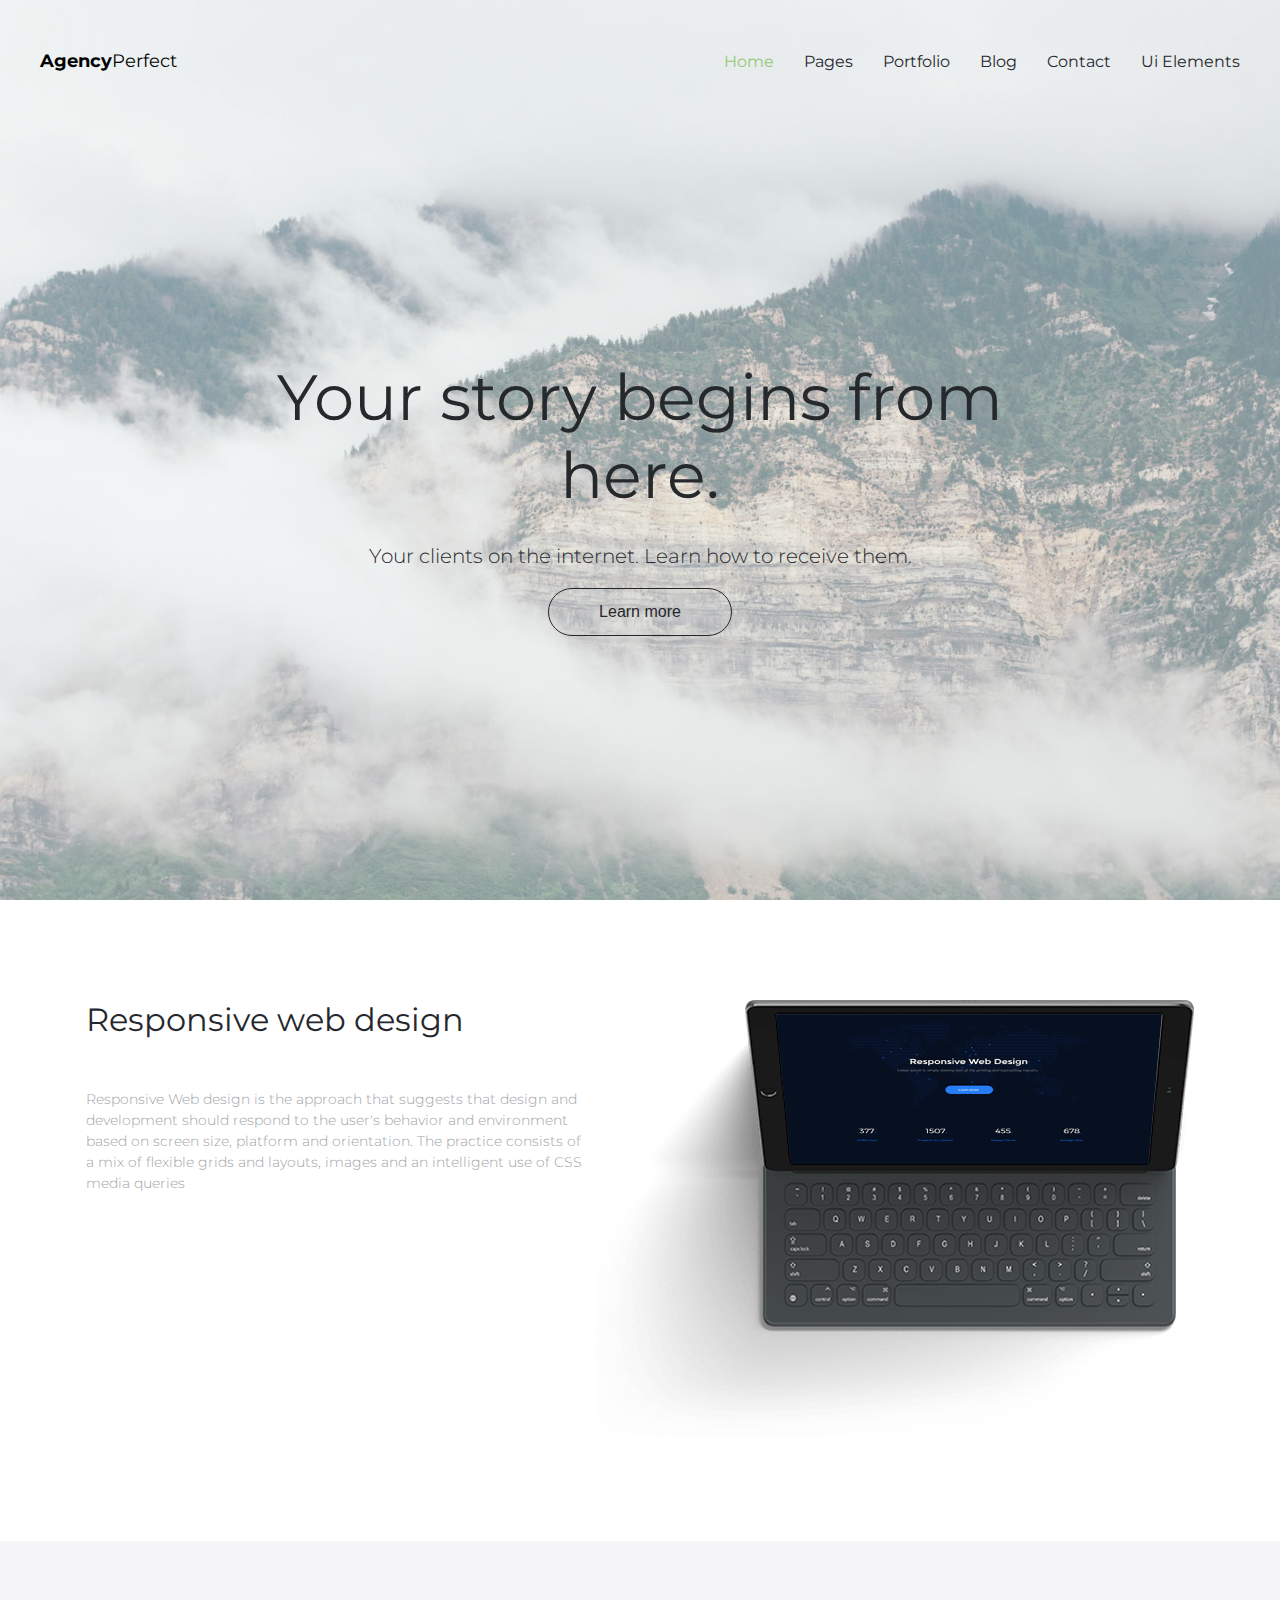
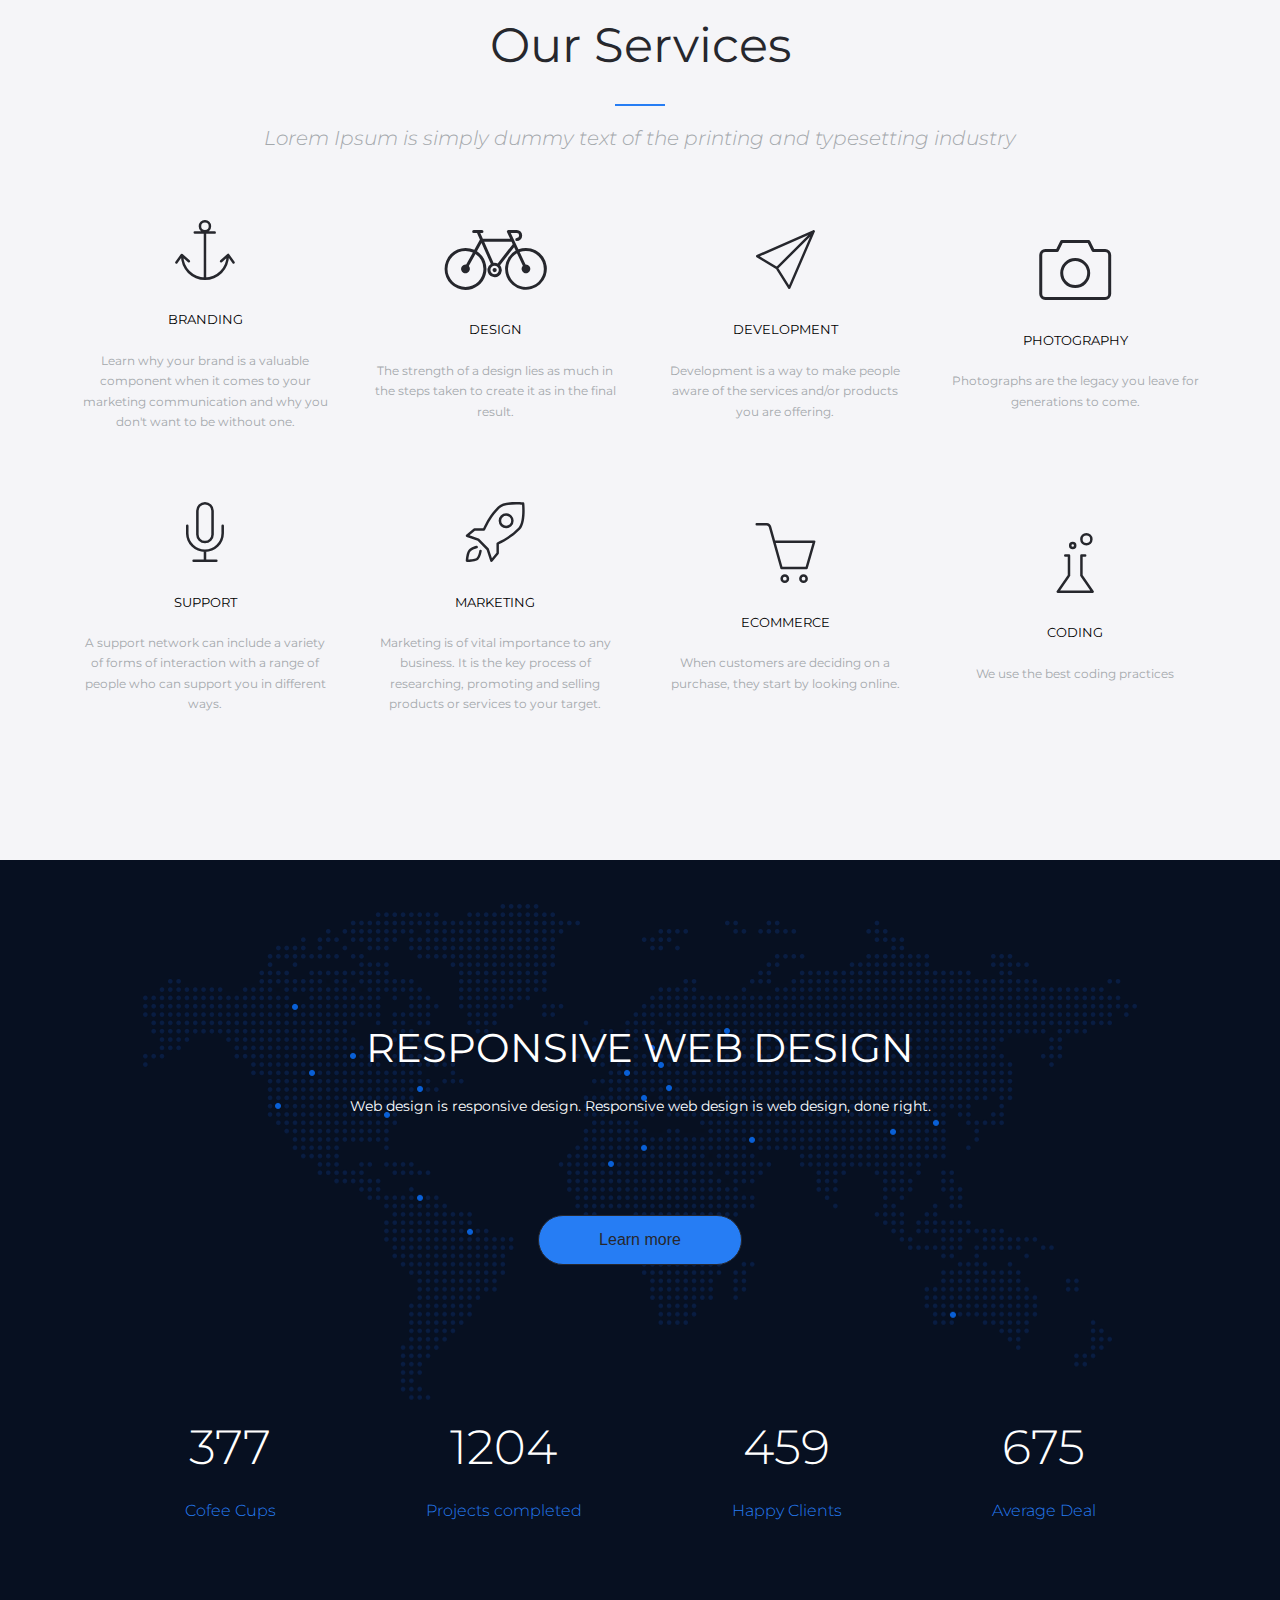
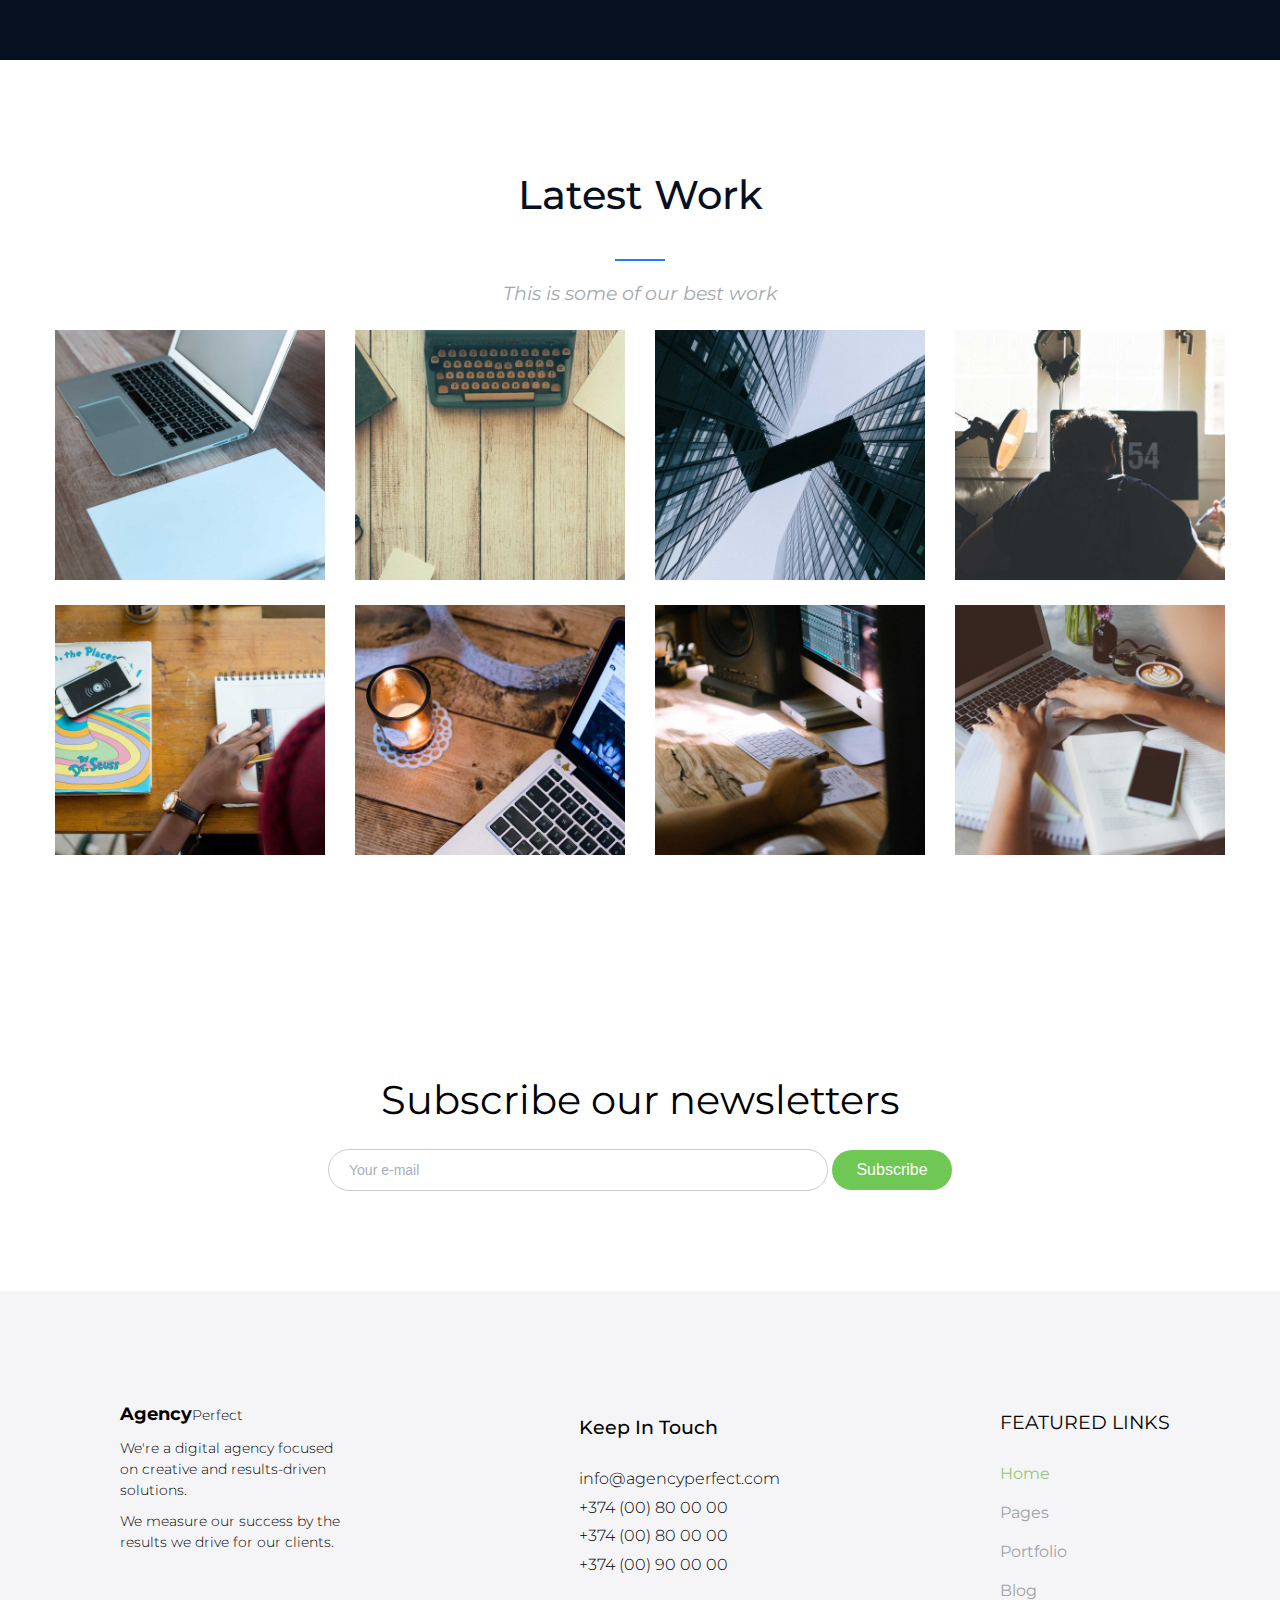
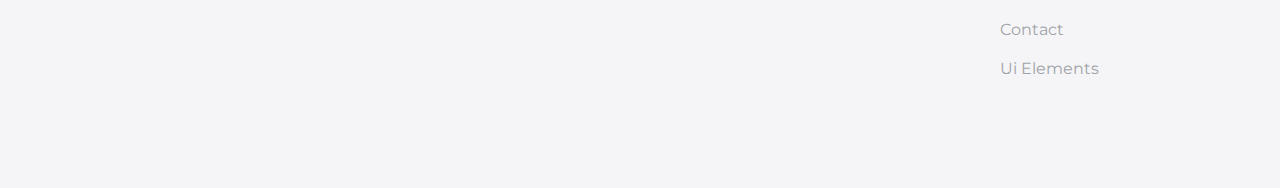
<file: index.html>
<!DOCTYPE html>
<html lang="en">
<head>
    <meta charset="UTF-8">
    <meta http-equiv="X-UA-Compatible" content="IE=edge">
    <meta name="viewport" content="width=device-width, initial-scale=1.0">
    <title>Agency Perfect</title>
    <!-- link css -->
    <link rel="stylesheet" href="style.css">
    <!-- fonts -->
    <link rel="preconnect" href="https://fonts.googleapis.com">
<link rel="preconnect" href="https://fonts.gstatic.com" crossorigin>
<link href="https://fonts.googleapis.com/css2?family=Josefin+Sans:ital,wght@0,300;0,400;0,600;1,100&family=Montserrat:wght@100;200;300;400;500&family=Open+Sans:ital@0;1&family=Poppins:wght@300;400;500;600;700;800&family=Raleway:wght@200;600;800&display=swap" rel="stylesheet">
</head>
<body>

    <!-- Navbar Start -->

    <div class="container" id="home">
          <div class="nav-container">
              <div class="logo" id="#homeindex.html">
                  <p><span>Agency</span>Perfect</p>
              </div>
              <div class="nav-list">
                  <ul>
                      <li><a class="active" href="#homeindex.html">Home</a></li>
                      <li><a href="#">Pages</a></li>
                      <li><a href="portfolio.html">Portfolio</a></li>
                      <li><a href="#">Blog</a></li>
                      <li><a href="#">Contact</a></li>
                      <li><a href="#">Ui Elements</a></li>
                  </ul>
                </div>
                  <div class="hamburger">
                      <Span></Span>
                      <span></span>
                      <span></span>
                  </div>
          </div>
          <!-- Navbar End -->

          <!-- Hero Section start -->

          <div class="hero-container">
              <div class="hero-text">
                   <h1>Your story begins from here.</h1>
                <p>Your clients on the internet. Learn how to receive them.</p>
                <button class="hero-btn">
                     Learn more
                </button>
              </div>
          </div>
    </div>
          
           <!-- Hero Section End  -->

           <!-- feature section start -->

           <div class="feature-container">
               <div class="feature-text">
                   <h1>Responsive web design</h1>
                   <p>Responsive Web design is the approach that suggests that design and development should respond to the user's behavior and environment based on screen size, platform and orientation. The practice consists of a mix of flexible grids and layouts, images and an intelligent use of CSS media queries</p>
               </div>
               <div class="feature-img">
                 <img src="./img/ipad-pro.png" alt="">
               </div>
           </div>

           <!-- feature section End -->

           <!-- Service Section Start -->
        <section>
           <div class="service-container">
               <div class="service-text">
                   <h1>Our Services</h1>
                   <div class="span">
                       <span></span>
                    </div>
                <p>Lorem Ipsum is simply dummy text of the printing and typesetting industry</p>
               </div>
               <div class="service-content">
                   <div class="service">
                       <div>
                        <svg xmlns="http://www.w3.org/2000/svg" width="60" height="60" viewBox="0 0 60 60">
                            <defs>
                              <style>
                                .cls-1 {
                                  fill: #26272d;
                                }
                              </style>
                            </defs>
                            <path id="anchor" class="cls-1" d="M29.971,60a1.245,1.245,0,0,1-1.242-1.248V12.566a1.242,1.242,0,1,1,2.485,0V58.751A1.245,1.245,0,0,1,29.971,60Zm0,0A24.162,24.162,0,0,1,5.895,35.807a1.242,1.242,0,1,1,2.485,0,21.592,21.592,0,1,0,43.184,0,1.242,1.242,0,1,1,2.484,0A24.162,24.162,0,0,1,29.971,60Zm0-47.521a6.241,6.241,0,1,1,6.211-6.239A6.232,6.232,0,0,1,29.971,12.478Zm0-9.986A3.745,3.745,0,1,0,33.7,6.239,3.741,3.741,0,0,0,29.971,2.492Zm10,11.258H19.983a1.407,1.407,0,0,1-1.469-1.184,1.245,1.245,0,0,1,1.242-1.248H39.633a1.245,1.245,0,0,1,1.242,1.248A0.948,0.948,0,0,1,39.967,13.75ZM58.545,43.684a1.238,1.238,0,0,1-1.009-.519l-4.564-6.372-6.03,5.332a1.236,1.236,0,0,1-1.753-.113A1.252,1.252,0,0,1,45.3,40.25l7.058-6.241a1.237,1.237,0,0,1,1.829.209l5.365,7.489a1.252,1.252,0,0,1-.283,1.742A1.234,1.234,0,0,1,58.545,43.684Zm-57.147,0a1.234,1.234,0,0,1-.724-0.235,1.252,1.252,0,0,1-.283-1.742l5.362-7.489a1.234,1.234,0,0,1,.868-0.511,1.213,1.213,0,0,1,.961.3l7.06,6.241a1.252,1.252,0,0,1,.112,1.761A1.239,1.239,0,0,1,13,42.125L6.969,36.793,2.407,43.165A1.238,1.238,0,0,1,1.4,43.684Z"/>
                          </svg>
                          <div>
                              <h5>BRANDING</h5>
                              <P>Learn why your brand is a valuable component when it comes to your marketing communication and why you don't want to be without one.</P>
                          </div>
                          
                       </div>
                   </div>

                   <div class="service">
                    <div>
                        <svg xmlns="http://www.w3.org/2000/svg" width="103" height="60" viewBox="0 0 103 60">
                            <defs>
                              <style>
                                .cls-1 {
                                  fill: #26272d;
                                }
                              </style>
                            </defs>
                            <path id="Forma_1" data-name="Forma 1" class="cls-1" d="M81.935,17.881A20.712,20.712,0,0,0,74.4,19.3L66.782,3.019h6A2.362,2.362,0,0,1,75.13,5.385v0.23a2.361,2.361,0,0,1-2.351,2.366,1.509,1.509,0,0,0,0,3.018,5.373,5.373,0,0,0,5.348-5.384V5.385A5.373,5.373,0,0,0,72.779,0L64.438,0h0a1.471,1.471,0,0,0-.658.142,1.513,1.513,0,0,0-.717,2.008l3.075,6.57H38.851L36.3,3.019h1.683a1.509,1.509,0,0,0,0-3.018H29.677a1.509,1.509,0,0,0,0,3.018h3.339l2.962,6.631a1.48,1.48,0,0,0-.149.219l-5.5,9.977a20.681,20.681,0,0,0-8.816-1.964,21.059,21.059,0,0,0,0,42.117h0A21.08,21.08,0,0,0,32.946,21.314L37.5,13.056l9.331,20.889a7.173,7.173,0,1,0,9.222,1.369l14.056-18.1,1.579,3.374A20.888,20.888,0,1,0,81.935,17.881ZM39.433,38.94A18,18,0,0,1,21.511,56.981h0a18.041,18.041,0,0,1,0-36.082,17.729,17.729,0,0,1,7.355,1.6L22.183,34.612a4.3,4.3,0,0,0-.672-0.058A4.388,4.388,0,1,0,24.8,36.077L31.486,23.96A18.069,18.069,0,0,1,39.433,38.94Zm11.218,5.3a4.2,4.2,0,1,1,4.166-4.195A4.186,4.186,0,0,1,50.651,44.237ZM53.658,33.5a7.083,7.083,0,0,0-3.007-.669,7.168,7.168,0,0,0-1,.072L40.2,11.74h27.35l1.13,2.414ZM81.935,56.981a18.057,18.057,0,0,1-8.964-33.653L78.837,35.86a4.349,4.349,0,1,0,3.1-1.306c-0.13,0-.259.008-0.386,0.019L75.681,22.035A17.742,17.742,0,0,1,81.936,20.9,18.041,18.041,0,0,1,81.935,56.981ZM50.65,37.91a2.132,2.132,0,1,0,2.118,2.132A2.127,2.127,0,0,0,50.65,37.91Z"/>
                          </svg>
                          
                       <div>
                           <h5>DESIGN</h5>
                           <P>The strength of a design lies as much in the steps taken to create it as in the final result.</P>
                       </div>
                       
                    </div>
                </div>

                
                <div class="service">
                    <div>
                        <svg xmlns="http://www.w3.org/2000/svg" width="61" height="60" viewBox="0 0 61 61">
                            <defs>
                              <style>
                                .cls-1 {
                                      fill: #26272d;
                                }
                              </style>
                            </defs>
                            <path id="paper-plane" class="cls-1" d="M34.337,60.046a1.249,1.249,0,0,1-1.056-.584L20.835,39.678,1.07,27.695a1.251,1.251,0,0,1,.143-2.213L58.638,0.154a1.249,1.249,0,0,1,1.649,1.639l-24.8,57.5a1.247,1.247,0,0,1-1.05.751C34.4,60.044,34.368,60.046,34.337,60.046ZM4.416,26.8L22.38,37.692a1.269,1.269,0,0,1,.41.4L34.13,56.122l22.6-52.4ZM21.681,40.055a1.25,1.25,0,0,1-.883-2.134L58.259,0.414a1.249,1.249,0,1,1,1.765,1.767L22.564,39.689A1.245,1.245,0,0,1,21.681,40.055Z"/>
                          </svg>
                          
                       <div>
                           <h5>DEVELOPMENT</h5>
                           <P>Development is a way to make people aware of the services and/or products you are offering.</P>
                       </div>
                       
                    </div>
                </div>

                
                <div class="service">
                    <div>
                        <svg xmlns="http://www.w3.org/2000/svg" width="73" height="60" viewBox="0 0 73 60">
                            <defs>
                              <style>
                                .cls-1 {
                                  fill: #26272d;
                                }
                              </style>
                            </defs>
                            <path id="photo" class="cls-1" d="M36.218,48.05a15,15,0,1,1,14.987-15A15.01,15.01,0,0,1,36.218,48.05Zm0-27a12,12,0,1,0,11.99,12A12.009,12.009,0,0,0,36.218,21.05ZM66.093,60H6.342A6.055,6.055,0,0,1,.248,54V15A6.055,6.055,0,0,1,6.342,9H17.306l4.082-8.171A1.5,1.5,0,0,1,22.729,0H49.706a1.5,1.5,0,0,1,1.341.829L55.129,9H66.093a6.055,6.055,0,0,1,6.094,6V54A6.055,6.055,0,0,1,66.093,60ZM6.342,12a3.053,3.053,0,0,0-3.1,3V54a3.053,3.053,0,0,0,3.1,3H66.093a3.053,3.053,0,0,0,3.1-3V15a3.053,3.053,0,0,0-3.1-3H54.2a1.5,1.5,0,0,1-1.341-.829L48.78,3H23.656l-4.082,8.171A1.5,1.5,0,0,1,18.233,12H6.342Z"/>
                          </svg>
                          
                       <div>
                           <h5>PHOTOGRAPHY</h5>
                           <P>Photographs are the legacy you leave for generations to come.</P>
                       </div>
                       
                    </div>
                </div>

               </div>
<!-- SERVICE CONTINEOUSE -->

               <div class="service-content">
                <div class="service">
                    <div>
                        <svg xmlns="http://www.w3.org/2000/svg" width="38" height="60" viewBox="0 0 38 60">
                            <defs>
                              <style>
                                .cls-1 {
                                  fill: #26272d;
                                }
                              </style>
                            </defs>
                            <path id="microphone" class="cls-1" d="M26.569,33.75A1.258,1.258,0,0,1,25.3,32.5V8.828a1.266,1.266,0,0,1,2.531,0V32.5A1.258,1.258,0,0,1,26.569,33.75Zm-15.187,0a1.258,1.258,0,0,1-1.265-1.25V8.828a1.266,1.266,0,0,1,2.531,0V32.5A1.258,1.258,0,0,1,11.381,33.75ZM18.975,50A18.89,18.89,0,0,1-.009,31.248,1.258,1.258,0,0,1,1.256,30a1.258,1.258,0,0,1,1.266,1.25,16.454,16.454,0,0,0,32.906,0,1.266,1.266,0,0,1,2.531,0A18.89,18.89,0,0,1,18.975,50Zm0-8.751A8.814,8.814,0,0,1,10.116,32.5a1.266,1.266,0,0,1,2.531,0,6.328,6.328,0,0,0,12.656,0,1.266,1.266,0,0,1,2.531,0A8.814,8.814,0,0,1,18.975,41.248ZM26.569,10A1.258,1.258,0,0,1,25.3,8.753a6.328,6.328,0,0,0-12.656,0,1.266,1.266,0,0,1-2.531,0,8.86,8.86,0,0,1,17.718,0A1.258,1.258,0,0,1,26.569,10Zm3.8,50H7.584a1.25,1.25,0,1,1,0-2.5H30.365A1.25,1.25,0,1,1,30.365,60Zm-11.39,0a1.258,1.258,0,0,1-1.266-1.25v-10a1.266,1.266,0,0,1,2.531,0v10A1.258,1.258,0,0,1,18.975,60ZM36.693,32.5a1.258,1.258,0,0,1-1.266-1.25v-7.5a1.266,1.266,0,0,1,2.531,0v7.5A1.258,1.258,0,0,1,36.693,32.5Zm-35.437,0A1.258,1.258,0,0,1-.009,31.25v-7.5A1.258,1.258,0,0,1,1.256,22.5a1.258,1.258,0,0,1,1.266,1.25v7.5A1.258,1.258,0,0,1,1.256,32.5Z"/>
                          </svg>
                          
                       <div>
                           <h5>SUPPORT</h5>
                           <P>A support network can include a variety of forms of interaction with a range of people who can support you in different ways.</P>
                       </div>
                       
                    </div>
                </div>

                <div class="service">
                 <div>
                    <svg xmlns="http://www.w3.org/2000/svg" width="60" height="60" viewBox="0 0 60 60">
                        <defs>
                          <style>
                            .cls-1 {
                              fill: #26272d;
                            }
                          </style>
                        </defs>
                        <path id="rocket" class="cls-1" d="M26.46,60a1.291,1.291,0,0,1-.225-0.021,1.234,1.234,0,0,1-.939-0.834l-3.674-11.22-9-9.165L1.6,35.017a1.243,1.243,0,0,1-.819-0.956,1.266,1.266,0,0,1,.426-1.194l7.529-6.331a1.217,1.217,0,0,1,.782-0.285h8.649C21.5,19.4,24.8,12.849,32.682,4.708,36.447,0.816,44.778,0,51.1,0c4.021,0,7.034.322,7.16,0.336a1.238,1.238,0,0,1,1.091,1.111c0.084,0.8,1.984,19.75-4.294,26.05-8,8.023-14.426,11.389-21.155,14.778v8.807a1.26,1.26,0,0,1-.282.8l-6.219,7.666A1.216,1.216,0,0,1,26.46,60ZM4.48,33.359l9.192,3.121a1.22,1.22,0,0,1,.48.3l9.411,9.582a1.247,1.247,0,0,1,.3.488l3.065,9.361,4.528-5.581V41.5a1.252,1.252,0,0,1,.683-1.121c6.8-3.419,13.217-6.65,21.2-14.661,4.247-4.261,4.144-17.18,3.671-22.985-1.194-.1-3.356-0.232-5.9-0.232-8.28,0-14.2,1.408-16.674,3.964-7.868,8.131-11.041,14.669-14.4,21.591a1.226,1.226,0,0,1-1.1.7H9.959ZM2.406,60c-0.175,0-.321,0-0.433,0A1.222,1.222,0,0,1,1.094,59.6a1.268,1.268,0,0,1-.331-0.919c0.043-.863.49-8.513,2.961-11.03,2.417-2.46,7.389-3.808,7.6-3.865a1.226,1.226,0,0,1,1.5.891,1.252,1.252,0,0,1-.875,1.526c-1.256.338-4.873,1.573-6.487,3.215-1.172,1.195-1.882,5.144-2.149,8.065,3.172-.088,7.237-0.627,8.346-1.755,1.568-1.6,2.424-5.582,2.621-6.982a1.228,1.228,0,1,1,2.431.353c-0.084.6-.888,5.924-3.316,8.4C11.126,59.806,4.554,60,2.406,60ZM41.272,26.25a7.5,7.5,0,1,1,7.365-7.5A7.442,7.442,0,0,1,41.272,26.25Zm0-12.5a5,5,0,1,0,4.91,5A4.961,4.961,0,0,0,41.272,13.75Z"/>
                      </svg>
                      
                    <div>
                        <h5>MARKETING</h5>
                        <P>Marketing is of vital importance to any business. It is the key process of researching, promoting and selling products or services to your target.</P>
                    </div>
                    
                 </div>
             </div>

             
             <div class="service">
                 <div>
                    <svg xmlns="http://www.w3.org/2000/svg" width="61" height="60" viewBox="0 0 61 60">
                        <defs>
                          <style>
                            .cls-1 {
                              fill: #26272d;
                            }
                          </style>
                        </defs>
                        <path id="basket" class="cls-1" d="M51.59,46.25H26.52a1.25,1.25,0,0,1,0-2.5H50.65L57.484,20H19.164a1.25,1.25,0,0,1,0-2.5H59.142a1.25,1.25,0,0,1,1.2,1.6l-7.552,26.25A1.248,1.248,0,0,1,51.59,46.25ZM29.82,60a4.375,4.375,0,1,1,4.367-4.375A4.376,4.376,0,0,1,29.82,60Zm0-6.25a1.875,1.875,0,1,0,1.872,1.875A1.876,1.876,0,0,0,29.82,53.75ZM48.536,60A4.375,4.375,0,1,1,52.9,55.625,4.376,4.376,0,0,1,48.536,60Zm0-6.25a1.875,1.875,0,1,0,1.872,1.875A1.875,1.875,0,0,0,48.536,53.75Zm-22.017-7.5a1.248,1.248,0,0,1-1.2-.912L13.733,3.995a2.262,2.262,0,0,0-1.969-1.5H1.745a1.25,1.25,0,0,1,0-2.5H11.764a4.743,4.743,0,0,1,4.372,3.319L27.722,44.662A1.249,1.249,0,0,1,26.519,46.25Z"/>
                      </svg>
                      
                    <div>
                        <h5>ECOMMERCE</h5>
                        <P>When customers are deciding on a purchase, they start by looking online.</P>
                    </div>
                    
                 </div>
             </div>

             
             <div class="service">
                 <div>
                    <svg xmlns="http://www.w3.org/2000/svg" width="38" height="60" viewBox="0 0 38 60">
                        <defs>
                          <style>
                            .cls-1 {
                              fill: #26272d;
                            }
                          </style>
                        </defs>
                        <path id="chemestry" class="cls-1" d="M30.41,12.5a6.25,6.25,0,1,1,6.223-6.25A6.242,6.242,0,0,1,30.41,12.5Zm0-10a3.75,3.75,0,1,0,3.734,3.75A3.745,3.745,0,0,0,30.41,2.5ZM16.723,16.25a3.75,3.75,0,1,1,3.733-3.75A3.746,3.746,0,0,1,16.723,16.25Zm0-5a1.25,1.25,0,1,0,1.245,1.25A1.248,1.248,0,0,0,16.723,11.25ZM12.99,43.75a1.246,1.246,0,0,1-1.244-1.25V23.75H9.257a1.25,1.25,0,0,1,0-2.5H12.99a1.247,1.247,0,0,1,1.244,1.25v20A1.247,1.247,0,0,1,12.99,43.75Zm12.444,0a1.246,1.246,0,0,1-1.244-1.25v-20a1.246,1.246,0,0,1,1.244-1.25h3.733a1.25,1.25,0,0,1,0,2.5H26.678V42.5A1.246,1.246,0,0,1,25.434,43.75ZM36.633,60H1.79A1.251,1.251,0,0,1,.767,58.038l11.2-16.25a1.24,1.24,0,0,1,1.732-.316,1.254,1.254,0,0,1,.315,1.739L4.165,57.5H34.259L24.41,43.211a1.254,1.254,0,0,1,.315-1.739,1.241,1.241,0,0,1,1.732.316l11.2,16.25A1.251,1.251,0,0,1,36.633,60Z"/>
                      </svg>
                      
                    <div>
                        <h5>CODING</h5>
                        <P>We use the best coding practices</P>
                    </div>
                    
                 </div>
             </div>

            </div>


           </div>
        </section>

        <!-- SERVICE SECTION END -->

        <!-- DESIGN SECTION START -->

        <div class="design-container">
            <div class="design-text">
                <h1>RESPONSIVE WEB DESIGN</h1>
                <P>Web design is responsive design. Responsive web design is web design, done right.</P>
                <button class="hero-btn design-btn">
                    Learn more
                </button>
            </div>
            <div class="design-group">

                <div class="design-num">
                    <p>377</p>
                    <h6>Cofee Cups</h6>
                </div>

                <div class="design-num">
                    <p>1204</p>
                    <h6>Projects completed</h6>
                </div>

                <div class="design-num">
                    <p>459</p>
                    <h6>Happy Clients</h6>
                </div>

                <div class="design-num">
                    <p>675</p>
                    <h6>Average Deal</h6>
                </div>


            </div>

        </div>

         <!-- DESIGN SECTION END -->

         <!-- OUR WORK START -->
             
         <div class="work-container">
           <div class="work-text">
             <h1>Latest Work</h1>
             <div class="span">
                       <span></span>
                    </div>
             <p>This is some of our best work</p>
           </div>
           <div class="work-img-collection">
                <div>
                  <img src="./img/portfolio-1.jpg" alt="">
                  <img src="./img/portfolio-2.jpg" alt="">
                  <img src="./img/portfolio-3.jpg" alt="">
                  <img src="./img/portfolio-4.jpg" alt="">
                </div>
           </div>

           <div class="work-img-collection">
                <div>
                  <img src="./img/portfolio-5.jpg" alt="">
                  <img src="./img/portfolio-6.jpg" alt="">
                  <img src="./img/portfolio-7.jpg" alt="">
                  <img src="./img/portfolio-8.jpg" alt="">
                </div>
           </div>

         </div>

          <!-- OUR WORK END -->

          <!-- FORM SECTION START -->

          <form action="https://accounts.google.com/signin/v2/identifier?continue=https%3A%2F%2Fmail.google.com%2Fmail%2F&service=mail&sacu=1&rip=1&flowName=GlifWebSignIn&flowEntry=ServiceLogin">
            <h1>Subscribe our newsletters</h1>
            <input type="text"placeholder ="Your e-mail">
            <button class="form-btn">
              Subscribe
            </button>
          </form>

          <!-- FORM SECTION END -->
         

          <!-- CONTECT SECTION START -->

          <section>
            <div class="contect-container">
              <div class ="agency">
                <div class="logo">
                  <p><span>Agency</span>Perfect</p>
              </div>
                <p>We're a digital agency focused on creative and results-driven solutions.</p>
                <p>We measure our success by the results we drive for our clients.</p>
              </div>
              <div class="about-us">
                <h3>Keep In Touch</h3>
             <p>info@agencyperfect.com</p>
             <p>+374 (00) 80 00 00</p>
             <p>+374 (00) 80 00 00</p>
             <p>+374 (00) 90 00 00</p>
              </div>
              <div class="feature">
                <h3>FEATURED LINKS</h3>
                <ul>
                  <li><a class="active" href="index.html#home">Home</a></li>
                  <li><a href="#">Pages</a></li>
                  <li><a href="portfolio.html">Portfolio</a></li>
                  <li><a href="#">Blog</a></li>
                  <li><a href="#">Contact</a></li>
                  <li><a href="#">Ui Elements</a></li>
                </ul>
              </div>
            </div>
          </section>

          <!-- Add js -->
          <script src="./script.js"></script>
</body>
</html>
</file>
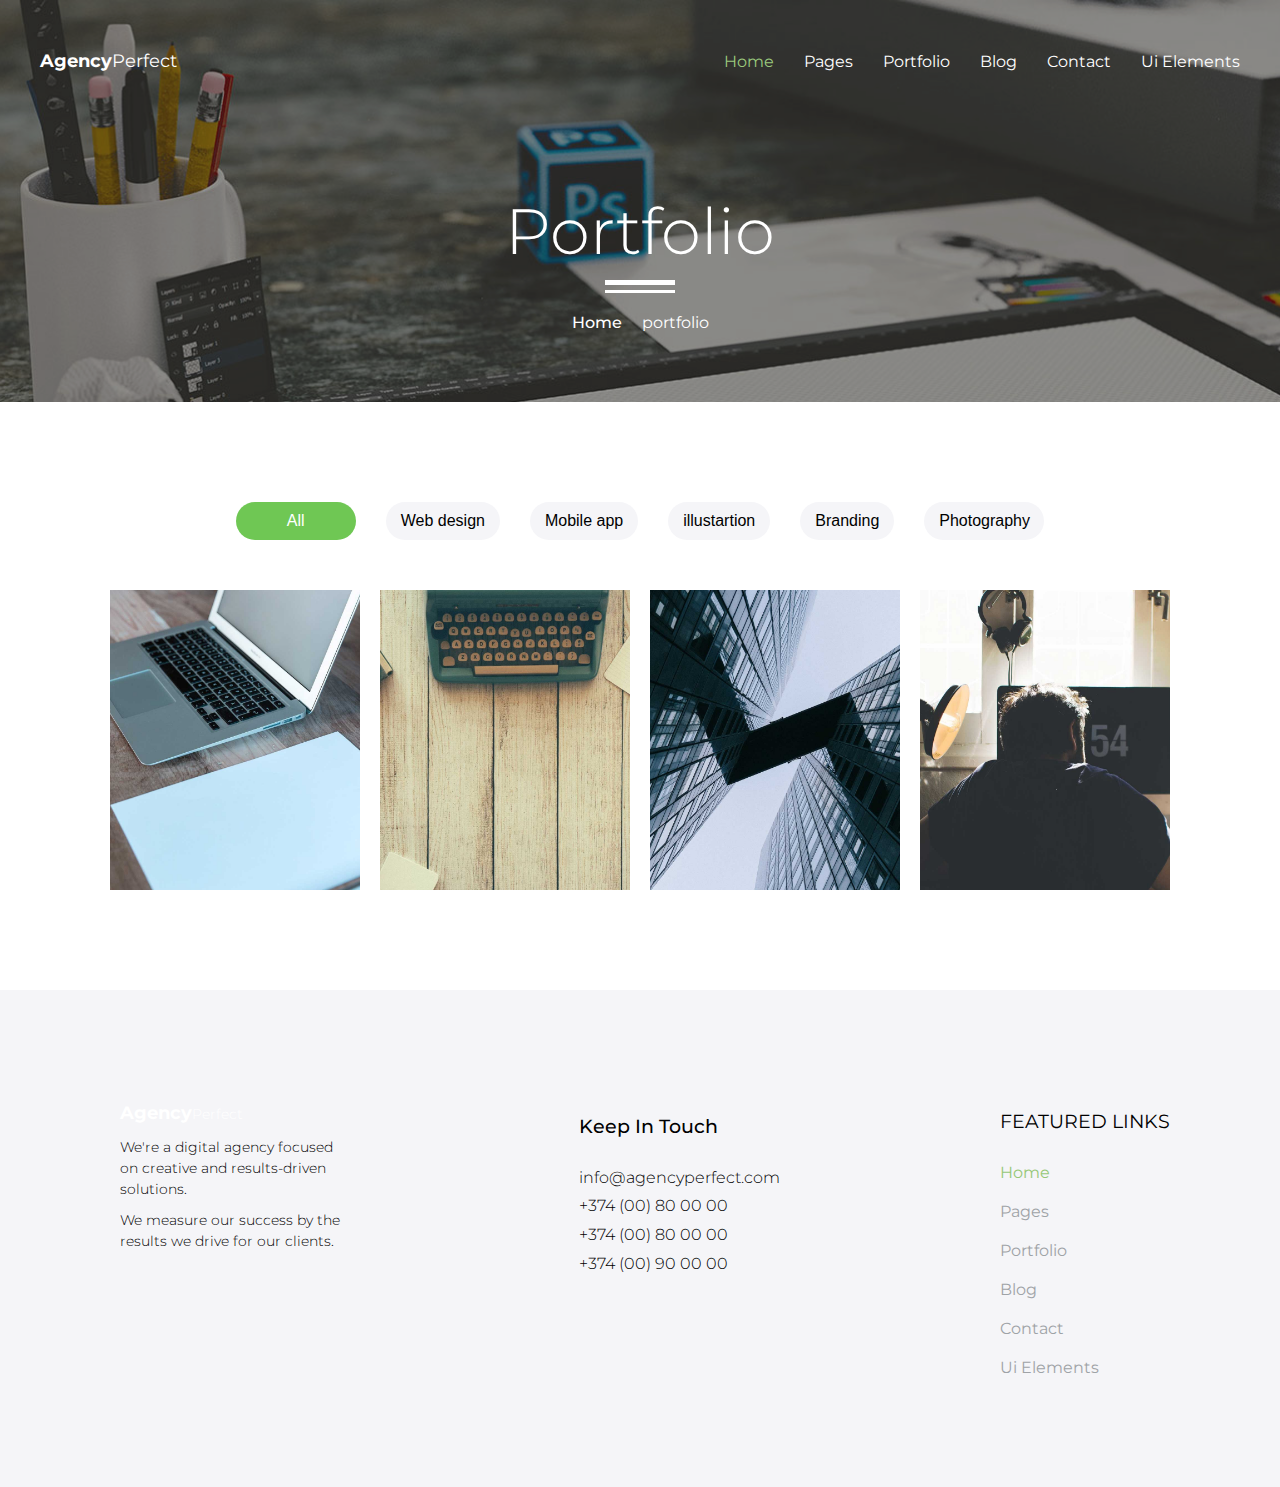
<file: portfolio.html>
<!DOCTYPE html>
<html lang="en">
<head>
    <meta charset="UTF-8">
    <meta http-equiv="X-UA-Compatible" content="IE=edge">
    <meta name="viewport" content="width=device-width, initial-scale=1.0">
    <title>Portfolio</title>
    <!-- link css -->
    <link rel="stylesheet" href="style.css">
    <link rel="stylesheet" href="./css/port.css">
    <!-- fonts -->
    <link rel="preconnect" href="https://fonts.googleapis.com">
<link rel="preconnect" href="https://fonts.gstatic.com" crossorigin>
<link href="https://fonts.googleapis.com/css2?family=Josefin+Sans:ital,wght@0,300;0,400;0,600;1,100&family=Montserrat:wght@100;200;300;400;500&family=Open+Sans:ital@0;1&family=Poppins:wght@300;400;500;600;700;800&family=Raleway:wght@200;600;800&display=swap" rel="stylesheet">
</head>
<body>

    <!-- nav or hero ssection start -->
    <div class="container main-container">
        <div class="nav-container">
            <div class="logo">
                <p><span>Agency</span>Perfect</p>
            </div>
            <div class="nav-list">
                <ul>
                    <li><a class="active" href="index.html#home">Home</a></li>
                    <li><a href="#">Pages</a></li>
                    <li><a href="#home">Portfolio</a></li>
                    <li><a href="#">Blog</a></li>
                    <li><a href="#">Contact</a></li>
                    <li><a href="#">Ui Elements</a></li>
                </ul>
              </div>
                <div class="hamburger">
                    <Span></Span>
                    <span></span>
                    <span></span>
                </div>
            </div>    
            <div class="container-text">
             <h1>Portfolio</h1>
             <div>
                 <div><span></span></div>
             </div>
             <div class="link">
                 <li><a href="#">Home</a><p>portfolio</p></li>
             </div>
            </div>  
        </div>     
        <!-- section End -->

        <!-- main section End -->

        <div class="btn-container">
         <ul>
             <button class="links-btn active-btn">
                 All  
             </button>
             <button class="links-btn">Web design</button>
             <button class="links-btn">Mobile app</button>
             <button class="links-btn">illustartion</button>
             <button class="links-btn">Branding</button>
             <button class="links-btn">Photography</button>
            </ul>
<div class ="imges-library">
   <div>
       <img src="./img/portfolio-1.jpg" alt="">
       <img src="./img/portfolio-2.jpg" alt="">
       <img src="./img/portfolio-3.jpg" alt="">
       <img src="./img/portfolio-4.jpg" alt="">
   </div> 

</div>
        </div>


        <section>
            <div class="contect-container">
              <div class ="agency">
                <div class="logo">
                  <p><span>Agency</span>Perfect</p>
              </div>
                <p>We're a digital agency focused on creative and results-driven solutions.</p>
                <p>We measure our success by the results we drive for our clients.</p>
              </div>
              <div class="about-us">
                <h3>Keep In Touch</h3>
             <p>info@agencyperfect.com</p>
             <p>+374 (00) 80 00 00</p>
             <p>+374 (00) 80 00 00</p>
             <p>+374 (00) 90 00 00</p>
              </div>
              <div class="feature">
                <h3>FEATURED LINKS</h3>
                <ul>
                  <li><a class="active" href="index.html#home">Home</a></li>
                  <li><a href="#">Pages</a></li>
                  <li><a href="#">Portfolio</a></li>
                  <li><a href="#">Blog</a></li>
                  <li><a href="#">Contact</a></li>
                  <li><a href="#">Ui Elements</a></li>
                </ul>
              </div>
            </div>
          </section>

          <!-- Add js -->
          <script src="./script.js"></script>
</body>
</html>
</file>
<file: style.css>
*{
    padding: 0;
    margin: 0;
    box-sizing: border-box;
}

body{
    font-family: 'Montserrat', sans-serif;
    transition: all 0.25s;

}


/* navbar start */

.container{
    position: relative;
     width: 100%;
     height: 100vh;
     background-image: url(./img/hero.jpg);
     background-position: center;
     background-size: cover;
     z-index: 999;
    }
    .container::after{
        content: '';
        width: 100%;
        height: 100%;
        position: absolute;
        top: 0;
        left: 0;
        z-index: -1;
        background-color: rgba(255,255,255,0.5);
    }

.nav-container{
    width: 100%;
    max-width: 1200px;
    margin: auto;
    position: relative;
    display: flex;
    justify-content: space-between;
    align-items: center;
    padding: 50px 0;
    z-index: 9999;
}
.logo span{
    font-weight: 700;
    font-size: 18px;
}
.logo p{
    font-size: 18px;
}
.nav-list  ul{
    width: 100%;
    display: flex;
    justify-content: center;
    align-items: center;
    gap: 30px;
    list-style: none;
}
.nav-list ul li a{
    text-decoration: none;
    color: #26272D;
}
.nav-list ul li a:hover{
       color: #96C777;
}

.active{
    color: #96C777!important;
}
.hamburger{
    display: none;
}
.hamburger span{
     display: none;
     width: 25px;
     height: 2px;
     background-color: #267DF4;
     margin: 3px 0;
}
/* .nav-list ul li:nth-child(2){
    content: '';
    width: 10px;
    height: 2px;
    background-color: #000;
    border-top: 2px solid #000;
    border-left:1px solid #000 ;
} */

/* Navbar End */

/* Hero Section Start */
.hero-container{
    width: 100%;
    height: 80%;
    display: flex;
    justify-content: center;
    align-items: center;
}
.hero-text{
    text-align: center;
    max-width: 800px;
    width: 100%;
    color: #26292C;
}
.hero-text h1{
    font-size:4rem;
    font-weight: 400;
    margin:30px 0;
}
.hero-text p{
    margin: 20px 0;
    font-size: 20px;
    font-weight: 300;
    color: #26272D;
}
.hero-btn{
    border-radius: 50px;
    font-size: 16px;
    padding: 14px 50px;
    background: transparent;
    border: 1px solid #26272D;
    font-weight: 100;
    color: #26272D;
}
.hero-btn:hover{
    background-color: #26272D;
    color: #fff;
}

/* Hero Section End */

/* feature Saction Start */

.feature-container{
    display: flex;
    justify-content: center;
    gap: 10px;
    align-items: flex-start;
    padding: 100px 0;

}

.feature-text{
    width: 100%;
    max-width: 500px;
    color:#26272D;
}
.feature-text h1{
    font-weight: 400;
    margin-bottom: 50px;
}
.feature-text p{
    font-size: 14px;
    color: #9fa3a7;
    font-weight: 300;
    line-height: 1.5;
}

/* feature Saction End */

/* service section Start */

section{
    width: 100%;
    background-color: #F5F5F8;

}
.service-container{
    width: 100%;
    height: 100%;
    text-align: center;
    max-width: 1220px;
    margin: auto;
    padding: 75px 0;
}
.service-text{
    width: 100%;
}
.service-text h1{
    font-size: 3rem;
    font-weight: 400;
    color: #26272D;
    margin-bottom: 30px;
}
.service-text p{
    margin: 20px 0;
    margin-bottom: 70px;
    color: #A4A8AC;
    font-size: 20px;
    font-weight: 300;
    font-style: italic;
}
 .span span{
    display: block;
    width: 50px;
    height: 2px;
    background-color: #267DF4;
    margin: auto;

}
.service-content{
    display: flex;
    width: 100%;
    align-items: center;
    justify-content: center;
    gap: 40px;
    margin: 70px 0;
}
.service{
    width: 100%;
    max-width: 250px;
    line-height: 1.7;
}
.service h5{
    margin: 20px 0;
    font-weight:400;
    color: #000;
}
.service p{
    font-size: 12px;
    font-weight: 400;
    color: #A4A8AC;
}

/* SERVICE SECTION END */

/* DESIGN SECTION START */

.design-container{
    width: 100%;
    background-image:url(./img/map.png);
    background-color: #071021;
    background-repeat: no-repeat;
    background-position: top;
    padding: 100px 0 140px;
    text-align: center;
}

.design-text h1{
    font-size: 2.5rem;
    font-weight: 400;
    color: #fff;
    margin-top: 3%;
    padding: 25px 0;
}
.design-text p{
    color: #fff;
    margin-bottom: 100px;
    font-size: 14px;
}

.design-btn{
    padding: 15px 60px;
    background-color: #267DF4;
}

.design-group{
    width: 100%;
    height: 100%;
    display: flex;
    flex-wrap:wrap ;
    justify-content: center;
    gap: 150px;
    margin-top:10%;
}

.design-num p{
    color: #fff;
    font-size: 3rem;
    font-weight: 300;
    margin: 25px 0;
}
.design-num h6{
    color: #267DF4;
    font-size: 1rem;
    font-weight: 300;
}
/* DESIGN SECTION END */

/* WORK SECTION START */

.work-container{
    width: 100%;
    text-align: center;
    padding: 70px 0;
}
.work-text h1{
    font-size: 2.5rem;
    font-weight: 500;
    color: #071021;
    margin: 40px 0;
}
.work-text p{
    margin: 20px 0;
    font-size: 1.2rem;
    color: #A4A8AC;
    font-style: italic;
}
.work-img-collection div{
    display: flex;
    flex-wrap: wrap;
    justify-content: center;
    gap: 30px;
    margin: 25px 0;
    
}

.work-img-collection img{
    max-width: 270px;
    height: 250px;
    object-fit: cover;
}

/* WORK SECTION END */

/* FORM SECTION START  */

form{
    text-align: center;
    padding: 100px 0;
}

form input::placeholder{
    color: #A6AFC1;
    font-weight: 100;
}

form input{
    width: 100%;
    max-width: 500px;
    border-radius: 25px;
    height: 42px;
    padding: 15px 20px;
    font-size: 14px;
    color: #555;
    line-height: 1.4;
    border:1px solid #ccc;
}
input:focus{
outline: none;
background-color: #F5F5F8;
border:none ;
}    

form h1{
    font-size: 2.5rem;
  font-weight: 400;
  margin: 25px 0;
}

.form-btn{
    border-radius: 25px;
    line-height: 40px;
    color: #fff;
    font-size: 1rem;
    background-color:#6fc754;
    width: 120px;
    left: 57.2%;
    border: none;
    cursor: pointer;

}

/* form End */

/* contect start */

.contect-container{
    display: flex;
    max-width: 1350px;
    margin: auto;
    justify-content: space-around;
    padding: 100px 0;
}

.agency{
width: 100%;
max-width: 250px;
line-height: 1.5;
}

.agency p{
    font-size: 14px;
    margin: 10px;
    font-weight: 300;
}
.about-us{
    max-width: 250px;
    font-weight: 300;
    line-height: 1.8;
}

.about-us h3{
    font-weight: 500;
    margin: 20px 0;
}
.feature ul{
    display: flex;
    flex-direction: column;
    align-items: flex-start;
    
}
.feature ul li a:hover{
      color: #6fc754;
}

.feature h3{
    font-weight: 400;
    margin: 20px 0;
}
.feature ul li{
    list-style: none;
    padding: 10px 0;
}
.feature ul li a{
    color: #9fa3a7;
    text-decoration: none;
}


/* Desktop Css End  */

@media(max-width:1080px){
    .feature-container{
        padding: 70px 20px ;
    }
}

@media(max-width:992px){
    .feature-container{
        text-align: center;
        align-items: center;
        flex-direction: column;
        justify-content: center;
        gap: 50px;
    }
    .feature-img img{
        width: 100%;
        max-width: 400px;
    }
    .service-content{
        flex-wrap: wrap;
    }
    
    .contect-container{
        text-align: center;
        flex-direction: column;
        align-items: center;
    }
    .contect-container ul{
        text-align: center;
        flex-direction: column;
        align-items: center;
    }
}

@media (max-width:718px) {
    .nav-container{
        padding: 20px;
        justify-content: space-between;
        align-items: start;
    }
    .nav-list ul{
        flex-direction: column;
    }
    .hamburger{
        display: block;
    }
    .hamburger span{
        display: block  ;
    }
    .nav-list{
        position: absolute;
        top: 60%;
        left: -700px;
        background-color: #E9ECEB;
        width: 100%;
        padding: 20px 0;
    }
    .hamburger.open span:first-child{
        transform: rotate(50deg);
        transition: all 0.25s;
    }
    .hamburger.open span:nth-child(2){
        transform: rotate(-50deg);
        transition: all 0.25s;
    }
    .hamburger.open span:last-child{
        visibility: hidden;
    }
    .nav-list.open{
        left: calc(0%);
        transition: all 0.25s;
    }
}

@media (max-width:517px){
    .hero-text{
        padding: 0 10px;
    }
    .design-text{
        padding: 0 10px;
    }
    form{
        padding: 10px;
        margin: 50px 0;
    }
    .form-btn{
        margin-top: 10px;
    }
}
</file>
<file: css/port.css>
*{
    padding: 0;
    margin: 0;
    box-sizing: border-box;
}
.container::after{
    position: inherit;
}
.container {
    font-size: inherit;

}
.logo{
    color: #fff;
    cursor: pointer;
}
.nav-list ul li a{
color: #fff;
}

.main-container{
    position: relative;
    background-image: url(../img/portfolio-hero.jpg) ;
    width:100%;
    height: 100%;
    background-size: cover;
    background-position: center;
    text-align: center;
    opacity: 95%;
    z-index: 999;
}
.main-container::after{
    position: absolute;
    content: '';
    width: 100%;
    height: 100%;
    background-color: rgba(0, 0, 0, 0.438);
}
.container-text{
    width: 100%;
    margin: auto;
    text-align: center;
    padding: 70px 0;
}
.container-text h1{
    font-size: 4rem;
    font-weight: 300;
    color: #fff;
    margin: 0;
    padding-bottom: 10px;
}

.container-text div div::after{
    margin: auto;
    content: '';
    display: block;
    width:70px;
    height: 3px;
    background-color: #fff;
    margin-top:5px;

}

.container-text div span{
    content: '';
    margin: auto;
    display: block;
    width:70px;
    height: 5px;
    background-color: #fff;
}

.link li {
 width: 100%;
 display:flex;
 justify-content: center;
 align-items: center;
 gap: 20px;
 margin-top: 20px ;
}
.link li a{
    text-decoration: none;
    color: #fff;
    font-weight:500 ;
}
.link p{
    color: #fff;
}
.link a:hover{
  color: #6FC754;
}

/* nav or hero section end */

/* links section start */


/* links section start */

.btn-container{
    width: 100%;
    max-width: 1450px;
    margin: auto;
    padding: 100px 0;
}
.btn-container ul{
    display: flex;
    flex-wrap: wrap;
    justify-content: center;
    align-items: center;
    gap: 30px;
}
.links-btn {
    max-width: 120px;
    font-size: 1rem;
    padding: 10px 15px;
    border-radius: 50px;
    background-color: #F5F5F8;
    border: none;
}
.links-btn:hover{
    background: #6FC754;
    color: #fff;
    font-weight: 300;

}
.active-btn{
    width: 120px;
    background: #6FC754;
    color: #fff;
}

.imges-library div{
    width: 100%;
    flex-wrap: wrap;
    display: flex;
    justify-content: center;
    align-items: center;
    gap: 20px;
    margin-top: 50px;
}

.imges-library img{
       width: 250px;
       height: 300px;
       object-fit: cover;
}

@media (max-width:718px){
    .nav-list{
        background-color: #2D2C2A;
    }
    
}
</file>
